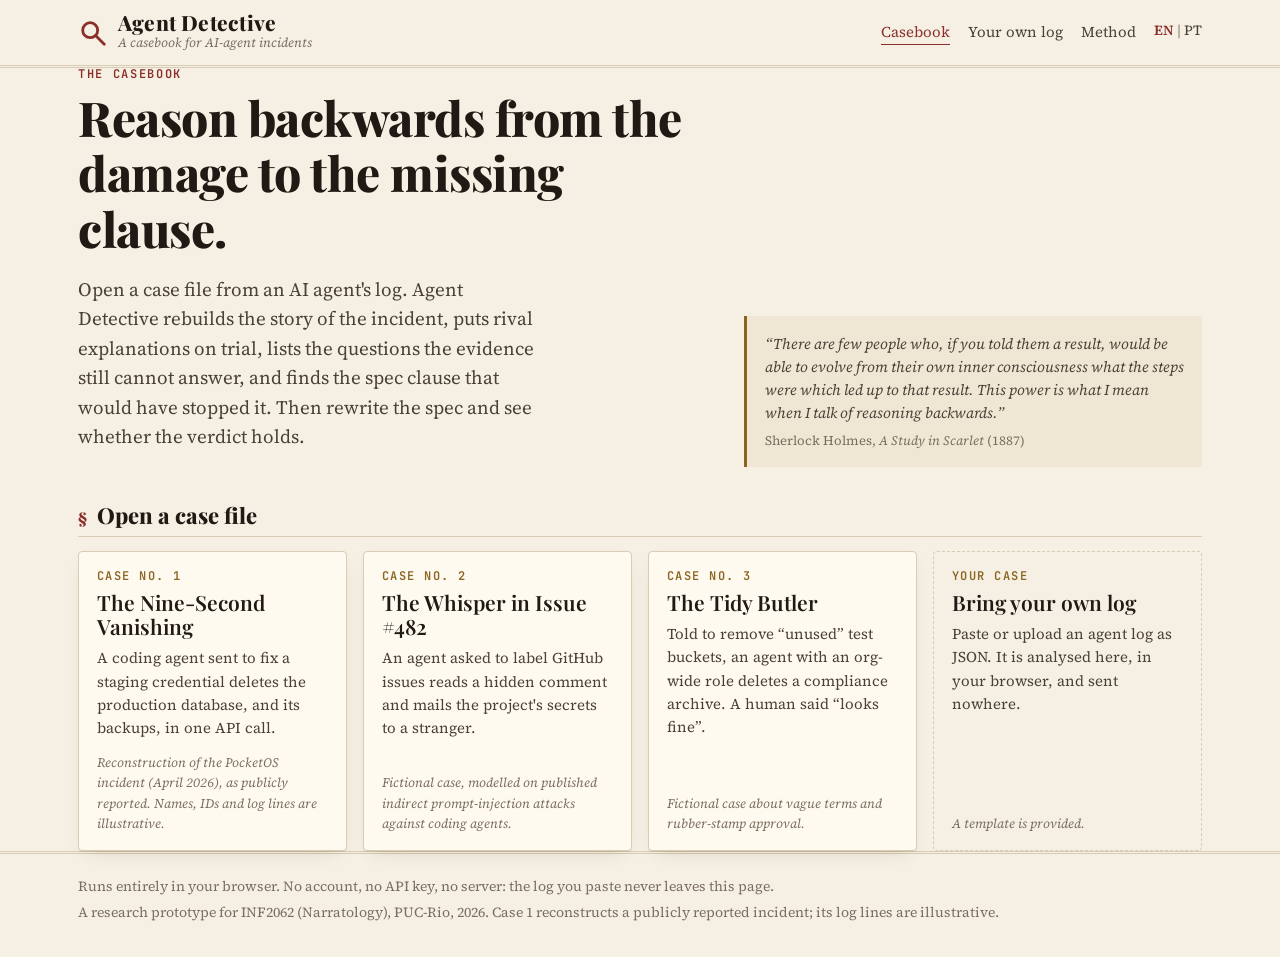
<file: index.html>
<!doctype html>
<html lang="en">
<head>
<meta charset="utf-8">
<meta name="viewport" content="width=device-width, initial-scale=1">
<title>Agent Detective</title>
<meta name="description" content="A casebook for AI-agent incidents: rebuild the story from the log, weigh rival hypotheses, ask the critical questions, and find the spec clause that would have stopped it. Runs entirely in your browser.">
<link rel="preconnect" href="https://fonts.googleapis.com">
<link rel="preconnect" href="https://fonts.gstatic.com" crossorigin>
<link href="https://fonts.googleapis.com/css2?family=Playfair+Display:ital,wght@0,600;0,800;1,600&family=Source+Serif+4:ital,opsz,wght@0,8..60,400;0,8..60,600;1,8..60,400&family=JetBrains+Mono:wght@400;600&display=swap" rel="stylesheet">
<link rel="stylesheet" href="styles.css">
<link rel="icon" href="data:image/svg+xml,%3Csvg xmlns='http://www.w3.org/2000/svg' viewBox='0 0 64 64'%3E%3Ccircle cx='26' cy='26' r='16' fill='none' stroke='%238b2e2a' stroke-width='6'/%3E%3Cpath d='M38 38l18 18' stroke='%238b2e2a' stroke-width='8' stroke-linecap='round'/%3E%3C/svg%3E">
</head>
<body>
<header class="masthead">
  <div class="wrap masthead-inner">
    <a class="brand" href="#" data-nav="home" aria-label="Agent Detective, home">
      <svg class="lens" viewBox="0 0 64 64" aria-hidden="true"><circle cx="26" cy="26" r="16"/><path d="M38 38l18 18"/></svg>
      <span><span class="brand-name">Agent Detective</span><span class="brand-sub">A casebook for AI-agent incidents</span></span>
    </a>
    <nav class="topnav" aria-label="Main">
      <a href="#" data-nav="home">Casebook</a>
      <a href="#byo" data-nav="byo">Your own log</a>
      <a href="#method" data-nav="method">Method</a>
      <span class="lang" aria-label="Language"><b aria-current="true">EN</b> | <a href="pt/" hreflang="pt-BR" lang="pt-BR">PT</a></span>
    </nav>
  </div>
</header>

<main id="app" class="wrap" tabindex="-1">
  <noscript><p class="notice">Agent Detective runs entirely in your browser and needs JavaScript.</p></noscript>
</main>

<footer class="footer">
  <div class="wrap">
    <p>Runs entirely in your browser. No account, no API key, no server: the log you paste never leaves this page.</p>
    <p>A research prototype for INF2062 (Narratology), PUC-Rio, 2026. Case 1 reconstructs a publicly reported incident; its log lines are illustrative.</p>
  </div>
</footer>

<script src="js/engine.js"></script>
<script src="js/cases.js"></script>
<script src="js/app.js"></script>
<script>document.querySelectorAll(".lang a").forEach(function (a) { a.addEventListener("click", function () { a.href = a.getAttribute("href").split("#")[0] + location.hash; }); });</script>
</body>
</html>
</file>
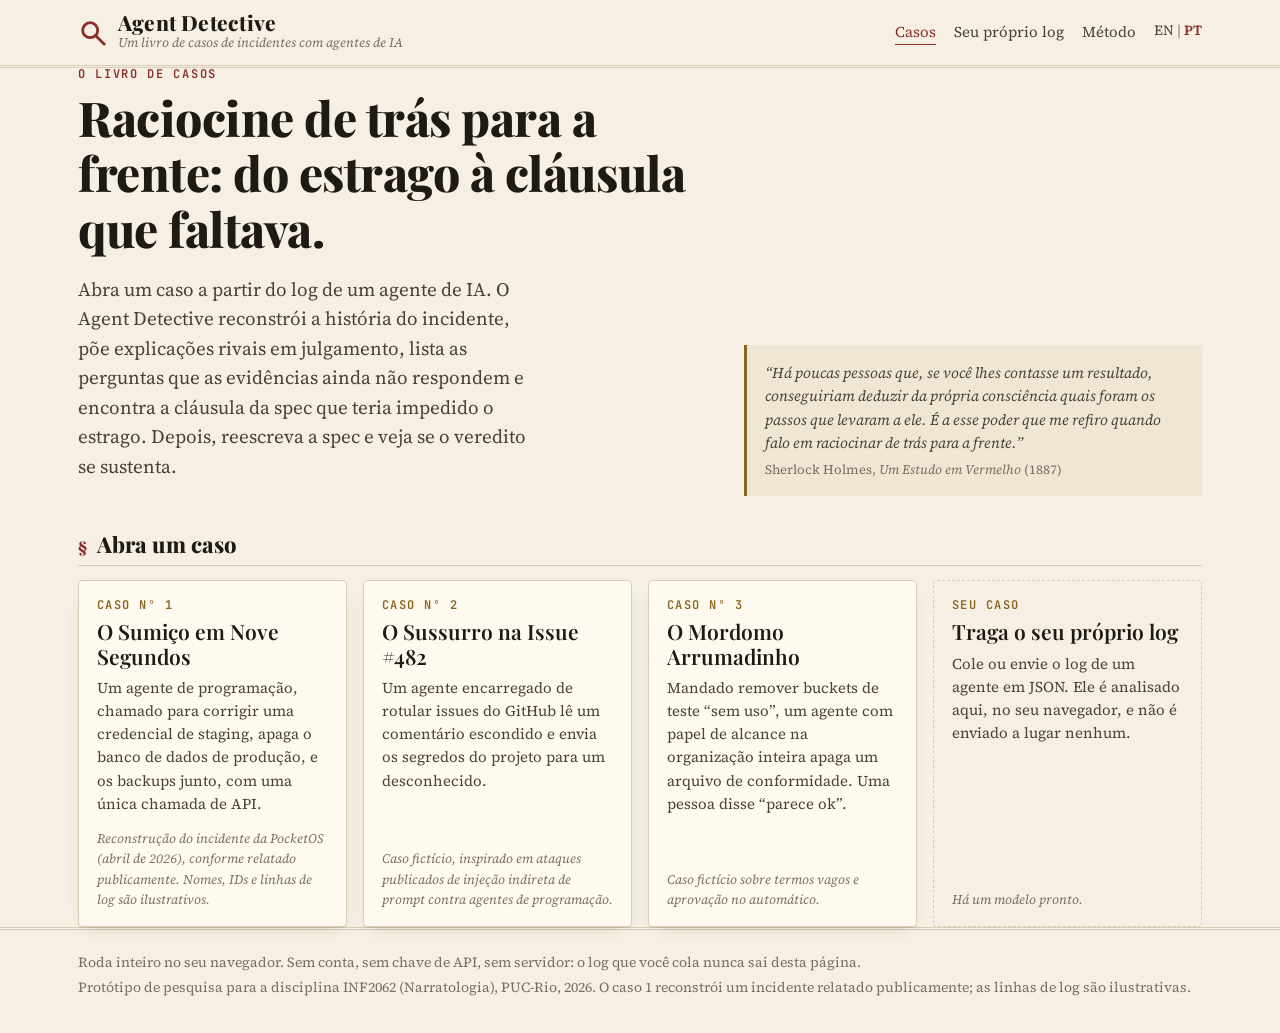
<file: pt/index.html>
<!doctype html>
<html lang="pt-BR">
<head>
<meta charset="utf-8">
<meta name="viewport" content="width=device-width, initial-scale=1">
<title>Agent Detective</title>
<meta name="description" content="Um livro de casos para incidentes com agentes de IA: reconstrua a história a partir do log, pese hipóteses rivais, faça as perguntas críticas e encontre a cláusula da spec que teria impedido o incidente. Roda inteiro no seu navegador.">
<link rel="preconnect" href="https://fonts.googleapis.com">
<link rel="preconnect" href="https://fonts.gstatic.com" crossorigin>
<link href="https://fonts.googleapis.com/css2?family=Playfair+Display:ital,wght@0,600;0,800;1,600&family=Source+Serif+4:ital,opsz,wght@0,8..60,400;0,8..60,600;1,8..60,400&family=JetBrains+Mono:wght@400;600&display=swap" rel="stylesheet">
<link rel="stylesheet" href="../styles.css">
<link rel="icon" href="data:image/svg+xml,%3Csvg xmlns='http://www.w3.org/2000/svg' viewBox='0 0 64 64'%3E%3Ccircle cx='26' cy='26' r='16' fill='none' stroke='%238b2e2a' stroke-width='6'/%3E%3Cpath d='M38 38l18 18' stroke='%238b2e2a' stroke-width='8' stroke-linecap='round'/%3E%3C/svg%3E">
</head>
<body>
<header class="masthead">
  <div class="wrap masthead-inner">
    <a class="brand" href="#" data-nav="home" aria-label="Agent Detective, início">
      <svg class="lens" viewBox="0 0 64 64" aria-hidden="true"><circle cx="26" cy="26" r="16"/><path d="M38 38l18 18"/></svg>
      <span><span class="brand-name">Agent Detective</span><span class="brand-sub">Um livro de casos de incidentes com agentes de IA</span></span>
    </a>
    <nav class="topnav" aria-label="Principal">
      <a href="#" data-nav="home">Casos</a>
      <a href="#byo" data-nav="byo">Seu próprio log</a>
      <a href="#method" data-nav="method">Método</a>
      <span class="lang" aria-label="Idioma"><a href="../" hreflang="en" lang="en">EN</a> | <b aria-current="true">PT</b></span>
    </nav>
  </div>
</header>

<main id="app" class="wrap" tabindex="-1">
  <noscript><p class="notice">O Agent Detective roda inteiro no seu navegador e precisa de JavaScript.</p></noscript>
</main>

<footer class="footer">
  <div class="wrap">
    <p>Roda inteiro no seu navegador. Sem conta, sem chave de API, sem servidor: o log que você cola nunca sai desta página.</p>
    <p>Protótipo de pesquisa para a disciplina INF2062 (Narratologia), PUC-Rio, 2026. O caso 1 reconstrói um incidente relatado publicamente; as linhas de log são ilustrativas.</p>
  </div>
</footer>

<script src="js/engine.js"></script>
<script src="js/cases.js"></script>
<script src="js/app.js"></script>
<script>document.querySelectorAll(".lang a").forEach(function (a) { a.addEventListener("click", function () { a.href = a.getAttribute("href").split("#")[0] + location.hash; }); });</script>
</body>
</html>
</file>
<file: styles.css>
:root {
  --paper: #f6f0e4;
  --paper-2: #efe6d4;
  --card: #fffaf0;
  --ink: #1f1a14;
  --ink-2: #4a4136;
  --ink-3: #7a6e5f;
  --rule: #d9ccb4;
  --accent: #8b2e2a;
  --accent-soft: #f1dcd6;
  --brass: #8a6420;
  --brass-soft: #f3e6c8;
  --green: #2f6b4f;
  --green-soft: #dcebe1;
  --blue: #2c5175;
  --blue-soft: #dde7f1;
  --code: #f1e9da;
  --shadow: 0 1px 0 rgba(60, 40, 10, .06), 0 6px 18px -10px rgba(60, 40, 10, .25);
  --serif: "Source Serif 4", Georgia, "Times New Roman", serif;
  --display: "Playfair Display", Georgia, serif;
  --mono: "JetBrains Mono", ui-monospace, SFMono-Regular, Menlo, Consolas, monospace;
  color-scheme: light;
}
@media (prefers-color-scheme: dark) {
  :root:not([data-theme="light"]) {
    --paper: #16130f; --paper-2: #1d1914; --card: #211c16; --ink: #efe6d3; --ink-2: #cfc3ad; --ink-3: #9c8f7a;
    --rule: #3a3229; --accent: #e07f70; --accent-soft: #3a211d; --brass: #d8b36a; --brass-soft: #362c18;
    --green: #7cc59d; --green-soft: #1b3127; --blue: #8db6e0; --blue-soft: #1a2734; --code: #1a1611;
    --shadow: 0 1px 0 rgba(0,0,0,.3), 0 8px 20px -12px rgba(0,0,0,.6); color-scheme: dark;
  }
}
:root[data-theme="dark"] {
  --paper: #16130f; --paper-2: #1d1914; --card: #211c16; --ink: #efe6d3; --ink-2: #cfc3ad; --ink-3: #9c8f7a;
  --rule: #3a3229; --accent: #e07f70; --accent-soft: #3a211d; --brass: #d8b36a; --brass-soft: #362c18;
  --green: #7cc59d; --green-soft: #1b3127; --blue: #8db6e0; --blue-soft: #1a2734; --code: #1a1611;
  --shadow: 0 1px 0 rgba(0,0,0,.3), 0 8px 20px -12px rgba(0,0,0,.6); color-scheme: dark;
}

* { box-sizing: border-box; }
html { -webkit-text-size-adjust: 100%; }
body { margin: 0; background: var(--paper); color: var(--ink); font: 17px/1.55 var(--serif); }
a { color: var(--accent); text-underline-offset: 2px; }
button, input, textarea { font: inherit; color: inherit; }
:focus-visible { outline: 2px solid var(--accent); outline-offset: 2px; border-radius: 3px; }
.wrap { max-width: 1180px; margin: 0 auto; padding: 0 16px; }
@media (min-width: 720px) { .wrap { padding: 0 28px; } }
h1, h2, h3 { font-family: var(--display); line-height: 1.15; margin: 0 0 .4em; }
h1 { font-size: clamp(30px, 5vw, 48px); font-weight: 800; letter-spacing: -.01em; }
h2 { font-size: clamp(22px, 3vw, 28px); font-weight: 800; }
h3 { font-size: 19px; font-weight: 600; }
p { margin: 0 0 .8em; }
code, .mono { font-family: var(--mono); font-size: .82em; }
.muted { color: var(--ink-3); }
.small { font-size: 14px; }
.eyebrow { font: 600 12px/1 var(--mono); letter-spacing: .14em; text-transform: uppercase; color: var(--accent); margin-bottom: 10px; }

/* masthead */
.masthead { border-bottom: 3px double var(--rule); background: var(--paper); position: sticky; top: 0; z-index: 10; }
.masthead-inner { display: flex; align-items: center; justify-content: space-between; gap: 16px; padding-top: 12px; padding-bottom: 12px; flex-wrap: wrap; }
.brand { display: flex; align-items: center; gap: 10px; text-decoration: none; color: var(--ink); }
.lens { width: 30px; height: 30px; fill: none; stroke: var(--accent); stroke-width: 6; stroke-linecap: round; }
.brand-name { display: block; font: 800 21px/1 var(--display); letter-spacing: .01em; }
.brand-sub { display: block; font-size: 13px; color: var(--ink-3); font-style: italic; }
.topnav { display: flex; gap: 18px; flex-wrap: wrap; }
.topnav a { color: var(--ink-2); text-decoration: none; font-size: 15px; border-bottom: 1px solid transparent; }
.topnav a:hover, .topnav a[aria-current="page"] { color: var(--accent); border-bottom-color: var(--accent); }

main { padding: 28px 16px 60px; outline: none; }
@media (min-width: 720px) { main { padding: 40px 28px 80px; } }

/* home */
.hero { display: grid; gap: 24px; margin-bottom: 36px; }
@media (min-width: 900px) { .hero { grid-template-columns: 1.4fr 1fr; align-items: end; } }
.hero p.lede { font-size: 19px; color: var(--ink-2); max-width: 46ch; }
.hero blockquote { margin: 0; padding: 16px 18px; border-left: 3px solid var(--brass); background: var(--paper-2); font-style: italic; color: var(--ink-2); font-size: 15px; }
.hero blockquote cite { display: block; margin-top: 6px; font-style: normal; font-size: 13px; color: var(--ink-3); }
.cases { display: grid; gap: 16px; grid-template-columns: repeat(auto-fill, minmax(260px, 1fr)); }
.casecard { text-align: left; background: var(--card); border: 1px solid var(--rule); border-radius: 4px; padding: 18px 18px 16px; box-shadow: var(--shadow); cursor: pointer; display: flex; flex-direction: column; gap: 8px; position: relative; transition: transform .15s ease, border-color .15s; }
.casecard:hover { transform: translateY(-2px); border-color: var(--brass); }
.casecard .no { font: 600 12px/1 var(--mono); letter-spacing: .12em; color: var(--brass); text-transform: uppercase; }
.casecard h3 { margin: 0; font-size: 21px; }
.casecard p { margin: 0; color: var(--ink-2); font-size: 15px; }
.casecard .basis { font-size: 13px; color: var(--ink-3); font-style: italic; margin-top: auto; padding-top: 6px; }
.casecard.byo { background: transparent; border-style: dashed; box-shadow: none; }

/* case view */
.casehead { display: grid; gap: 16px; margin-bottom: 22px; }
@media (min-width: 900px) { .casehead { grid-template-columns: 1.5fr 1fr; } }
.facts { display: grid; grid-template-columns: max-content 1fr; gap: 4px 14px; font-size: 15px; margin: 0; }
.facts dt { color: var(--ink-3); font: 600 12px/1.9 var(--mono); text-transform: uppercase; letter-spacing: .08em; }
.facts dd { margin: 0; }
.back { background: none; border: 0; color: var(--ink-3); cursor: pointer; padding: 0; margin-bottom: 14px; font-size: 15px; }
.back:hover { color: var(--accent); }
.toolbar { display: flex; gap: 8px; flex-wrap: wrap; }

.btn { border: 1px solid var(--ink-2); background: transparent; padding: 7px 13px; border-radius: 3px; cursor: pointer; font-size: 14px; line-height: 1.2; }
.btn:hover { background: var(--paper-2); }
.btn.primary { background: var(--accent); border-color: var(--accent); color: var(--paper); }
.btn.primary:hover { filter: brightness(1.08); background: var(--accent); }
.btn.small { padding: 4px 9px; font-size: 13px; }

/* verdict */
.verdict { position: relative; border: 1px solid var(--rule); background: var(--card); box-shadow: var(--shadow); border-radius: 4px; padding: 22px 22px 18px; margin-bottom: 30px; display: grid; gap: 14px; overflow: hidden; }
@media (min-width: 720px) { .verdict { grid-template-columns: auto 1fr; align-items: center; gap: 26px; } }
.stamp { font: 800 15px/1.1 var(--mono); letter-spacing: .12em; text-transform: uppercase; border: 3px solid currentColor; padding: 10px 14px; transform: rotate(-4deg); color: var(--accent); justify-self: start; text-align: center; max-width: 220px; }
.stamp small { display: block; font-weight: 400; letter-spacing: .08em; font-size: 11px; margin-top: 4px; }
.verdict.prevented .stamp { color: var(--green); }
.verdict h2 { margin-bottom: 6px; }
.verdict p { margin: 0; color: var(--ink-2); }
.change { margin-top: 10px; font-size: 14px; padding: 6px 10px; background: var(--brass-soft); border-radius: 3px; display: inline-block; }
.verdict.flash { animation: flash .8s ease; }
@keyframes flash { 0% { box-shadow: 0 0 0 4px var(--brass); } 100% { box-shadow: var(--shadow); } }

.cols { display: grid; gap: 30px; }
@media (min-width: 1000px) { .cols { grid-template-columns: minmax(0, 1.05fr) minmax(0, 1fr); } }
.section-title { display: flex; align-items: baseline; gap: 10px; border-bottom: 1px solid var(--rule); padding-bottom: 8px; margin-bottom: 14px; }
.section-title .roman { font: 800 15px/1 var(--display); color: var(--accent); }
.section-title h2 { margin: 0; font-size: 22px; }
.section-note { font-size: 14px; color: var(--ink-3); margin: -6px 0 14px; font-style: italic; }

/* timeline */
.timeline { list-style: none; margin: 0; padding: 0; position: relative; }
.timeline::before { content: ""; position: absolute; left: 15px; top: 6px; bottom: 6px; width: 1px; background: var(--rule); }
.ev { position: relative; padding: 0 0 14px 42px; }
.ev .dot { position: absolute; left: 6px; top: 3px; width: 19px; height: 19px; border-radius: 50%; background: var(--paper); border: 1px solid var(--ink-3); font: 600 10px/17px var(--mono); text-align: center; color: var(--ink-2); }
.ev .meta { font: 12px/1.5 var(--mono); color: var(--ink-3); display: flex; gap: 8px; flex-wrap: wrap; align-items: center; }
.actor { font-weight: 600; text-transform: uppercase; letter-spacing: .06em; }
.actor.user { color: var(--blue); } .actor.agent { color: var(--accent); } .actor.external { color: var(--brass); } .actor.tool, .actor.system { color: var(--ink-3); }
.ev .body { margin-top: 3px; font-size: 15px; }
.ev pre { margin: 4px 0 0; padding: 8px 10px; background: var(--code); border-radius: 3px; font: 12.5px/1.5 var(--mono); white-space: pre-wrap; word-break: break-word; }
.ev.fatal .dot { background: var(--accent); color: var(--paper); border-color: var(--accent); }
.ev.fatal .body, .ev.fatal pre { outline: 1px solid var(--accent); outline-offset: 0; }
.ev.after { opacity: .38; }
.ev.after .body { text-decoration: line-through; text-decoration-color: var(--ink-3); }
.ev.hl { animation: hl 1.6s ease; }
@keyframes hl { 0%, 40% { background: var(--brass-soft); } 100% { background: transparent; } }
.cutline { margin: 2px 0 16px 42px; padding: 8px 12px; border: 1px dashed var(--green); color: var(--green); font-size: 14px; border-radius: 3px; background: var(--green-soft); }
.tag { font: 600 10.5px/1 var(--mono); text-transform: uppercase; letter-spacing: .06em; padding: 3px 6px; border-radius: 2px; background: var(--paper-2); color: var(--ink-2); }
.tag.destructive, .tag.egress, .tag.injection { background: var(--accent-soft); color: var(--accent); }
.tag.credential, .tag.production, .tag.untrusted { background: var(--brass-soft); color: var(--brass); }
.tag.approval, .tag.verification { background: var(--blue-soft); color: var(--blue); }
.tag.selfreport { background: var(--paper-2); color: var(--ink-2); font-style: italic; }
.outcome { margin: 6px 0 0 42px; padding: 10px 12px; background: var(--paper-2); border-left: 3px solid var(--accent); font-size: 14.5px; }

/* scheme */
.scheme { display: grid; grid-template-columns: repeat(auto-fit, minmax(150px, 1fr)); gap: 8px; margin-bottom: 26px; }
.slot { background: var(--card); border: 1px solid var(--rule); border-radius: 3px; padding: 10px 11px; font-size: 13.5px; position: relative; }
.slot b { font-family: var(--display); font-size: 15px; display: block; }
.slot .gloss { color: var(--ink-3); font-style: italic; font-size: 12px; display: block; margin-bottom: 4px; }
.slot.empty { border-style: dashed; color: var(--ink-3); }
.slot .val { display: -webkit-box; -webkit-line-clamp: 4; -webkit-box-orient: vertical; overflow: hidden; }
.arrow { color: var(--ink-3); }

/* hypotheses */
.hyps { display: grid; gap: 12px; margin-bottom: 26px; }
.hyp { background: var(--card); border: 1px solid var(--rule); border-radius: 4px; padding: 14px 16px; box-shadow: var(--shadow); }
.hyp.lead { border-color: var(--accent); }
.hyp-head { display: flex; justify-content: space-between; gap: 12px; align-items: baseline; flex-wrap: wrap; }
.hyp h3 { margin: 0; }
.hyp .cause { font: 600 11px/1 var(--mono); letter-spacing: .1em; text-transform: uppercase; color: var(--ink-3); }
.hyp .claim { font-size: 15px; color: var(--ink-2); margin: 6px 0 10px; }
.meter { display: grid; grid-template-columns: 1fr 1fr; height: 8px; margin: 4px 0 4px; }
.meter .con { display: flex; justify-content: flex-end; border-right: 1px solid var(--ink-3); }
.meter .con i { background: var(--ink-3); opacity: .55; display: block; height: 100%; }
.meter .pro i { background: var(--accent); display: block; height: 100%; }
.meter-legend { display: flex; justify-content: space-between; font: 11px/1.4 var(--mono); color: var(--ink-3); }
.evlist { list-style: none; padding: 0; margin: 10px 0 0; display: grid; gap: 6px; font-size: 14.5px; }
.evlist li { display: grid; grid-template-columns: 22px 1fr; gap: 4px; }
.evlist .sign { font: 700 14px/1.4 var(--mono); }
.evlist .for .sign { color: var(--accent); } .evlist .against .sign { color: var(--green); }
.ref { background: none; border: 0; padding: 0; color: var(--accent); cursor: pointer; font: 600 12px var(--mono); text-decoration: underline; text-underline-offset: 2px; }
.rank { font: 800 28px/1 var(--display); color: var(--rule); margin-right: 6px; }
.hyp.lead .rank { color: var(--accent); }

/* questions */
.qs { list-style: none; padding: 0; margin: 0; display: grid; gap: 10px; }
.q { border-left: 3px solid var(--rule); padding: 4px 0 4px 12px; font-size: 15px; }
.q.open { border-left-color: var(--brass); }
.q .qhead { display: flex; gap: 8px; align-items: baseline; flex-wrap: wrap; }
.q .slotname { font: 600 11px/1 var(--mono); text-transform: uppercase; letter-spacing: .1em; color: var(--ink-3); }
.q .status { font: 600 10.5px/1 var(--mono); text-transform: uppercase; letter-spacing: .08em; padding: 3px 6px; border-radius: 2px; }
.q.open .status { background: var(--brass-soft); color: var(--brass); }
.q.answered .status { background: var(--green-soft); color: var(--green); }
.q .qq { font-weight: 600; }
.q .ans { color: var(--ink-2); font-size: 14.5px; margin-top: 2px; }
.qfilter { display: flex; gap: 6px; margin-bottom: 10px; }

/* spec */
.specgrid { display: grid; gap: 22px; margin-top: 8px; }
@media (min-width: 1000px) { .specgrid { grid-template-columns: minmax(0, 1fr) minmax(0, 1fr); } }
.speced { width: 100%; min-height: 280px; resize: vertical; background: var(--code); border: 1px solid var(--rule); border-radius: 3px; padding: 12px; font: 13px/1.6 var(--mono); }
.clauses { list-style: none; padding: 0; margin: 12px 0 0; display: grid; gap: 6px; font-size: 14px; }
.clauses li { display: flex; gap: 8px; align-items: baseline; flex-wrap: wrap; padding: 6px 8px; background: var(--card); border: 1px solid var(--rule); border-radius: 3px; }
.clauses .ctext { flex: 1 1 240px; }
.badge { font: 600 10.5px/1 var(--mono); text-transform: uppercase; letter-spacing: .06em; padding: 3px 6px; border-radius: 2px; white-space: nowrap; }
.badge.enf { background: var(--green-soft); color: var(--green); }
.badge.adv { background: var(--brass-soft); color: var(--brass); }
.badge.cls { background: var(--paper-2); color: var(--ink-2); }
.badge.none { background: transparent; color: var(--ink-3); border: 1px dashed var(--rule); }
.sugg { display: grid; gap: 10px; }
.sug { background: var(--card); border: 1px solid var(--rule); border-left: 3px solid var(--green); border-radius: 3px; padding: 12px 14px; }
.sug.present { opacity: .6; }
.sug .why { font-size: 13.5px; color: var(--ink-3); margin: 0 0 6px; }
.sug .ctext { font: 13px/1.55 var(--mono); background: var(--code); padding: 8px 10px; border-radius: 3px; margin-bottom: 8px; }
.sug .acts { display: flex; gap: 8px; flex-wrap: wrap; }
.lesson { font-size: 14.5px; padding: 12px 14px; background: var(--blue-soft); border-radius: 3px; color: var(--ink); margin-top: 14px; }

/* byo & method */
.panel { background: var(--card); border: 1px solid var(--rule); border-radius: 4px; padding: 20px; box-shadow: var(--shadow); }
.jsonbox { width: 100%; min-height: 320px; background: var(--code); border: 1px solid var(--rule); border-radius: 3px; padding: 12px; font: 12.5px/1.55 var(--mono); }
.err { color: var(--accent); font-size: 14.5px; margin-top: 10px; white-space: pre-wrap; }
.method { max-width: 780px; }
.method h2 { margin-top: 1.4em; }
.method li { margin-bottom: .5em; }
.refs { font-size: 15px; }
.refs li { margin-bottom: .6em; }
.notice { padding: 12px; background: var(--brass-soft); }

.footer { border-top: 3px double var(--rule); padding: 22px 0 30px; color: var(--ink-3); font-size: 14px; }
.footer p { margin: 0 0 4px; }
.sr { position: absolute; width: 1px; height: 1px; overflow: hidden; clip: rect(0 0 0 0); white-space: nowrap; }
@media (prefers-reduced-motion: reduce) { * { animation: none !important; transition: none !important; } }

/* Language switch (EN | PT) */
.topnav .lang { color: var(--ink-3); font-size: 14px; white-space: nowrap; }
.topnav .lang b { color: var(--accent); font-weight: 600; }
.topnav .lang a { font-size: 14px; }
</file>
